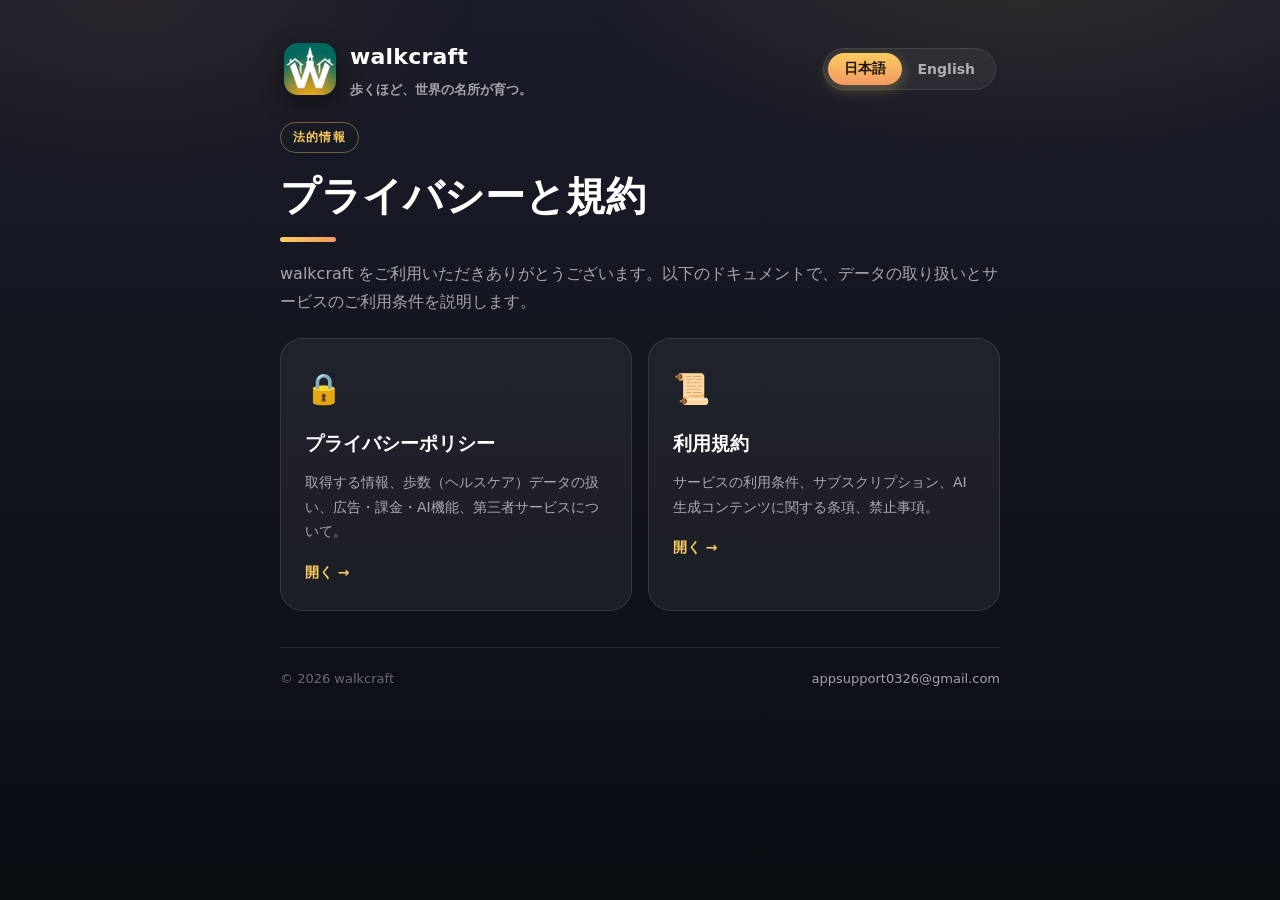
<file: index.html>
<!DOCTYPE html>
<html lang="ja">
<head>
  <meta charset="UTF-8" />
  <meta name="viewport" content="width=device-width, initial-scale=1.0" />
  <title>walkcraft — Legal / 法的情報</title>
  <meta name="description" content="walkcraft のプライバシーポリシーと利用規約 / Privacy Policy and Terms of Service for walkcraft." />
  <link rel="icon" type="image/png" href="assets/icon.png" />
  <link rel="apple-touch-icon" href="assets/icon.png" />
  <link rel="stylesheet" href="assets/style.css" />
</head>
<body>
  <script>(function(){try{var l=localStorage.getItem('walkcraftLang')==='en'?'en':'ja';document.body.classList.add('lang-'+l);}catch(e){document.body.classList.add('lang-ja');}})();</script>

  <div class="wrap">
    <header class="site-header">
      <a class="brand" href="index.html">
        <img src="assets/icon.png" alt="walkcraft" />
        <span>
          <span class="name">walkcraft</span>
          <span class="sub"><span class="ja">歩くほど、世界の名所が育つ。</span><span class="en">The more you walk, the more world landmarks grow.</span></span>
        </span>
      </a>
      <div class="lang-toggle" role="group" aria-label="Language">
        <button data-lang="ja" type="button">日本語</button>
        <button data-lang="en" type="button">English</button>
      </div>
    </header>

    <span class="badge"><span class="ja">法的情報</span><span class="en">Legal</span></span>
    <h1 class="page-title">
      <span class="ja">プライバシーと規約</span><span class="en">Privacy &amp; Terms</span>
      <span class="accent-bar"></span>
    </h1>
    <p class="lead">
      <span class="ja">walkcraft をご利用いただきありがとうございます。以下のドキュメントで、データの取り扱いとサービスのご利用条件を説明します。</span>
      <span class="en">Thank you for using walkcraft. The documents below explain how we handle your data and the conditions for using the service.</span>
    </p>

    <div class="doc-grid">
      <a class="doc-link" href="privacy.html">
        <div class="doc-emoji">🔒</div>
        <h2><span class="ja">プライバシーポリシー</span><span class="en">Privacy Policy</span></h2>
        <p>
          <span class="ja">取得する情報、歩数（ヘルスケア）データの扱い、広告・課金・AI機能、第三者サービスについて。</span>
          <span class="en">What we collect, how step (Health) data is handled, ads, purchases, AI features, and third-party services.</span>
        </p>
        <span class="go"><span class="ja">開く →</span><span class="en">Open →</span></span>
      </a>
      <a class="doc-link" href="terms.html">
        <div class="doc-emoji">📜</div>
        <h2><span class="ja">利用規約</span><span class="en">Terms of Service</span></h2>
        <p>
          <span class="ja">サービスの利用条件、サブスクリプション、AI生成コンテンツに関する条項、禁止事項。</span>
          <span class="en">Conditions of use, subscriptions, AI-generated content terms, and prohibited conduct.</span>
        </p>
        <span class="go"><span class="ja">開く →</span><span class="en">Open →</span></span>
      </a>
    </div>

    <footer class="site-footer">
      <span>© <span data-year>2026</span> walkcraft</span>
      <span><a href="mailto:appsupport0326@gmail.com">appsupport0326@gmail.com</a></span>
    </footer>
  </div>

  <script src="assets/lang.js"></script>
</body>
</html>
</file>
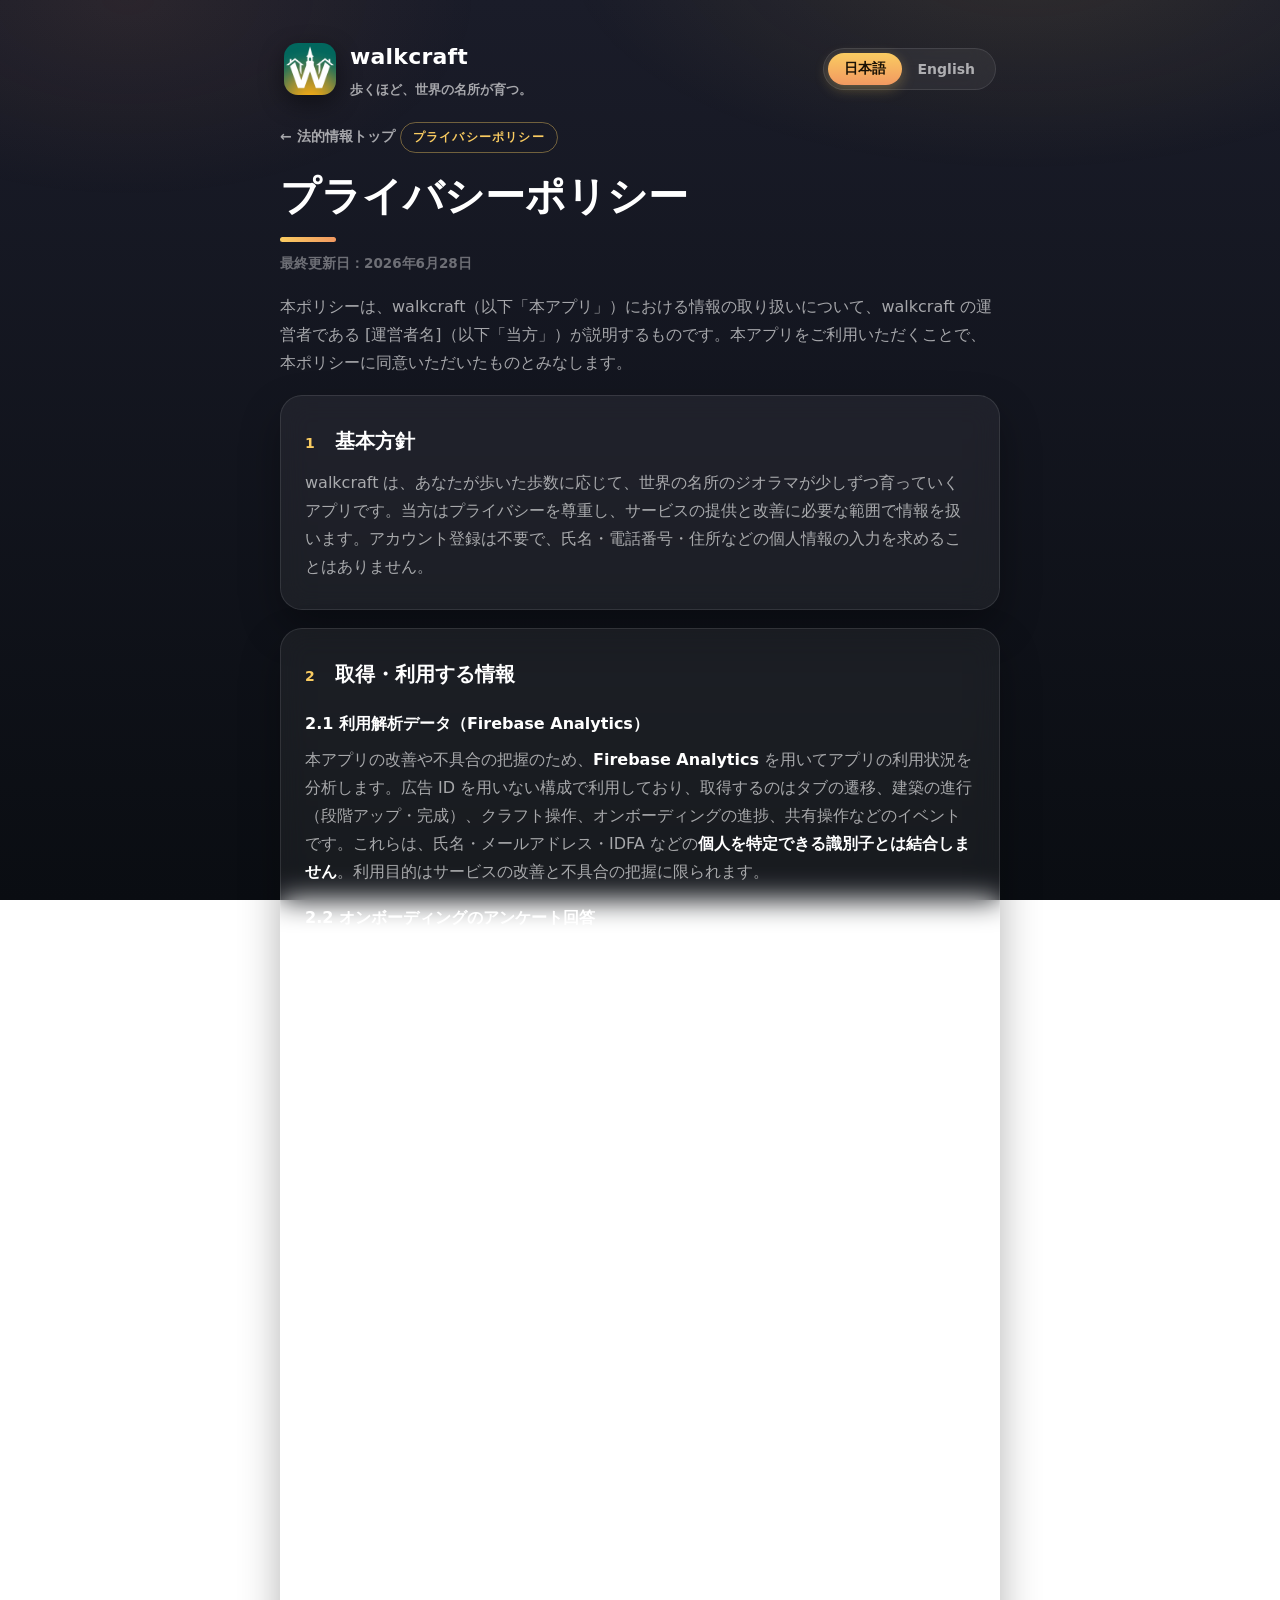
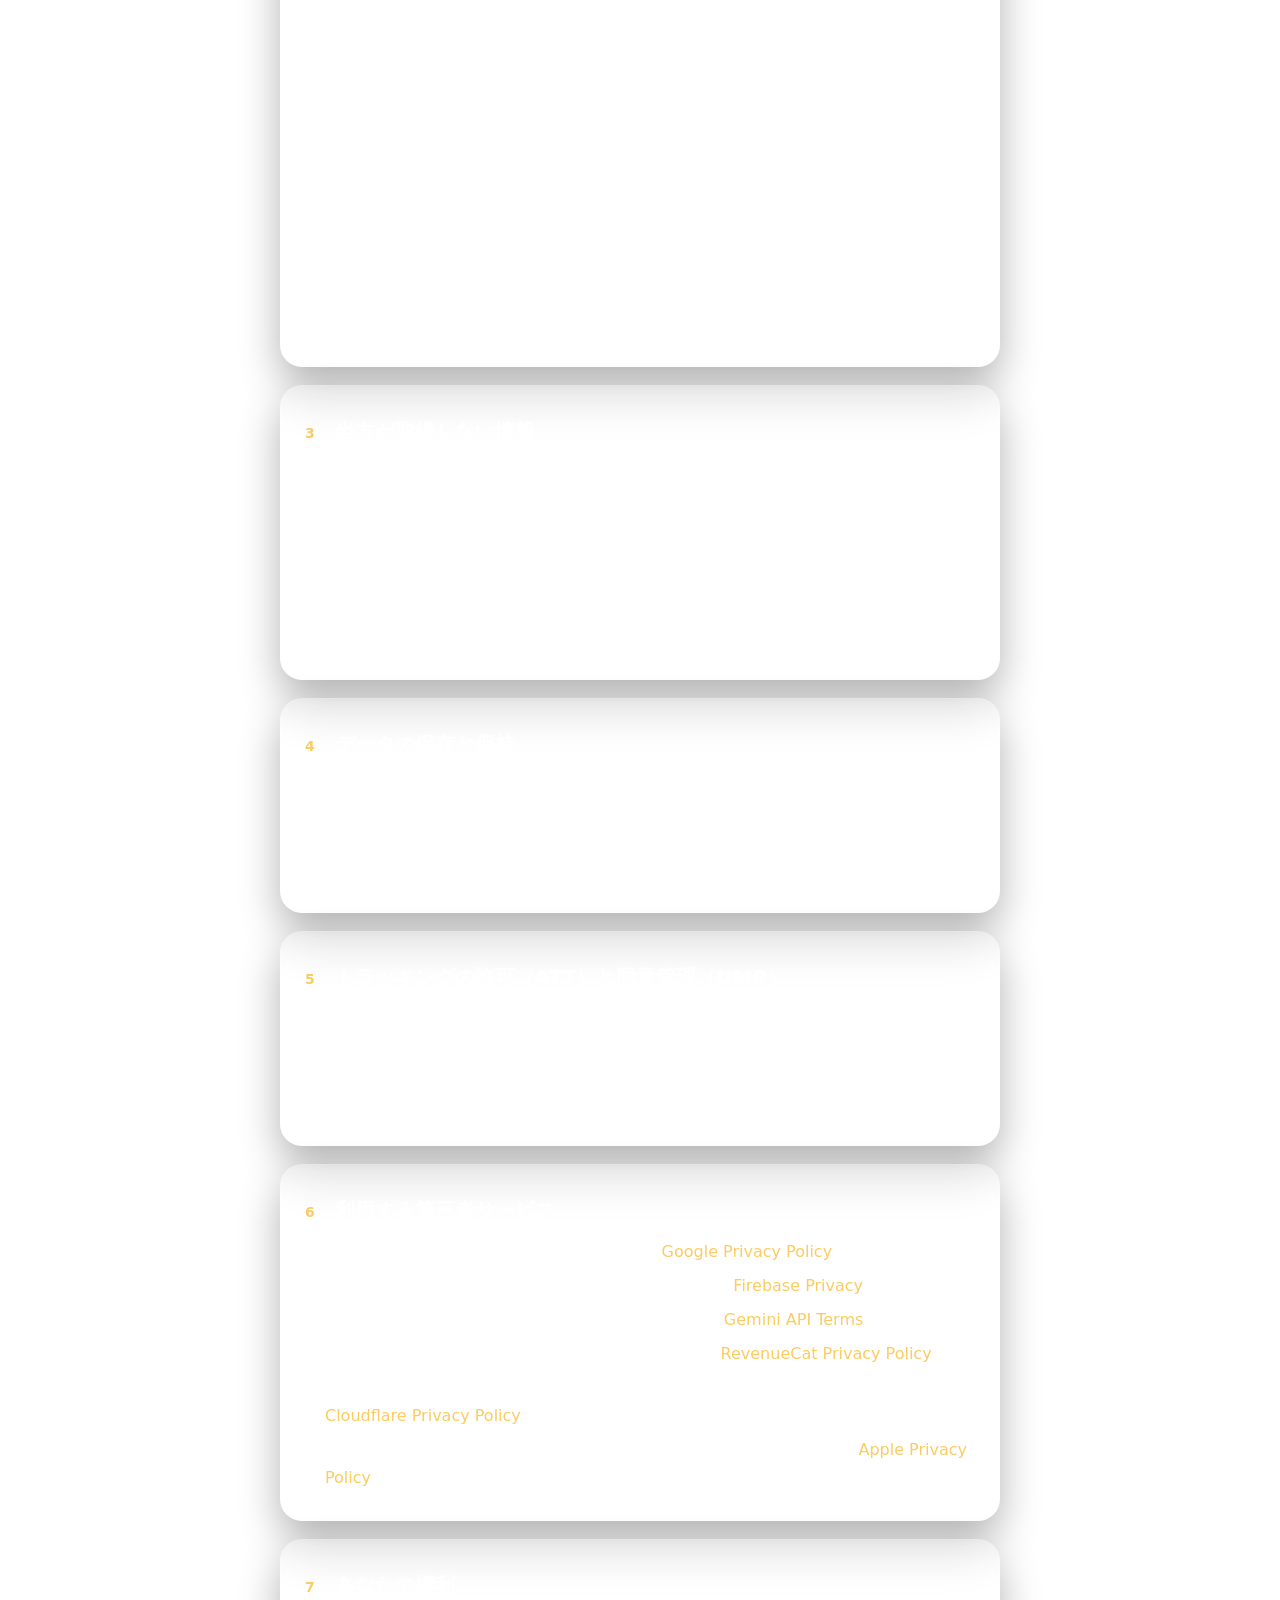
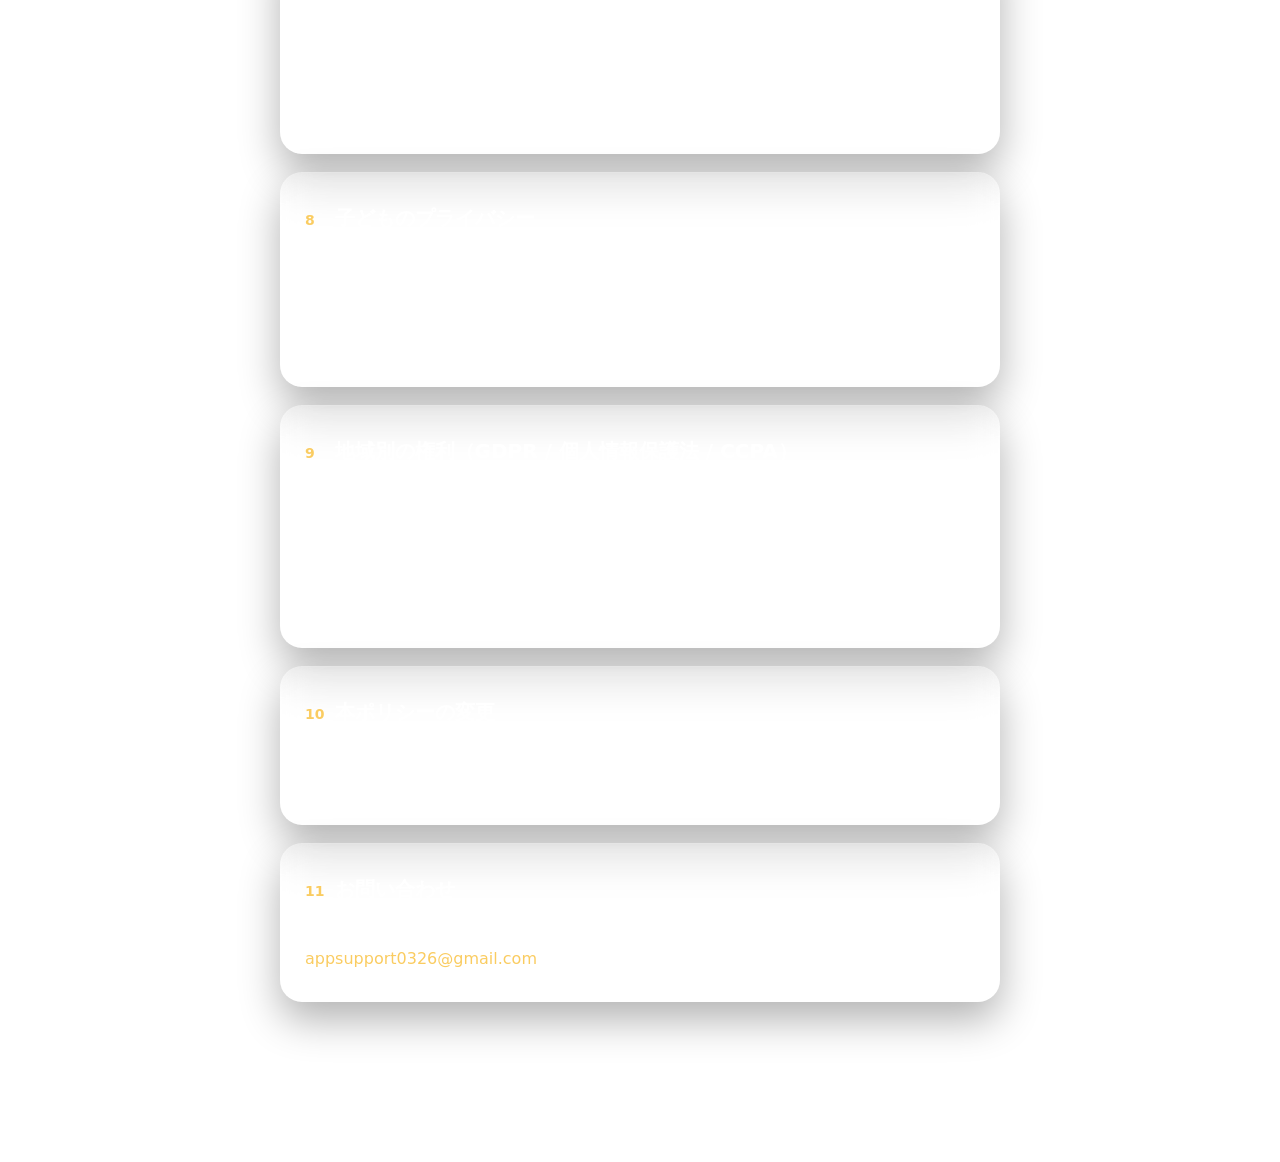
<file: privacy.html>
<!DOCTYPE html>
<html lang="ja">
<head>
  <meta charset="UTF-8" />
  <meta name="viewport" content="width=device-width, initial-scale=1.0" />
  <title>walkcraft — プライバシーポリシー / Privacy Policy</title>
  <meta name="description" content="walkcraft のプライバシーポリシー / Privacy Policy for walkcraft." />
  <link rel="icon" type="image/png" href="assets/icon.png" />
  <link rel="apple-touch-icon" href="assets/icon.png" />
  <link rel="stylesheet" href="assets/style.css" />
</head>
<body>
  <script>(function(){try{var l=localStorage.getItem('walkcraftLang')==='en'?'en':'ja';document.body.classList.add('lang-'+l);}catch(e){document.body.classList.add('lang-ja');}})();</script>

  <div class="wrap">
    <header class="site-header">
      <a class="brand" href="index.html">
        <img src="assets/icon.png" alt="walkcraft" />
        <span>
          <span class="name">walkcraft</span>
          <span class="sub"><span class="ja">歩くほど、世界の名所が育つ。</span><span class="en">The more you walk, the more world landmarks grow.</span></span>
        </span>
      </a>
      <div class="lang-toggle" role="group" aria-label="Language">
        <button data-lang="ja" type="button">日本語</button>
        <button data-lang="en" type="button">English</button>
      </div>
    </header>

    <a class="backlink" href="index.html">← <span class="ja">法的情報トップ</span><span class="en">Legal home</span></a>

    <span class="badge"><span class="ja">プライバシーポリシー</span><span class="en">Privacy Policy</span></span>
    <h1 class="page-title">
      <span class="ja">プライバシーポリシー</span><span class="en">Privacy Policy</span>
      <span class="accent-bar"></span>
    </h1>
    <p class="meta">
      <span class="ja">最終更新日：2026年6月28日</span>
      <span class="en">Last updated: June 28, 2026</span>
    </p>
    <p class="lead">
      <span class="ja">本ポリシーは、walkcraft（以下「本アプリ」）における情報の取り扱いについて、walkcraft の運営者である [運営者名]（以下「当方」）が説明するものです。本アプリをご利用いただくことで、本ポリシーに同意いただいたものとみなします。</span>
      <span class="en">This Policy explains how [運営者名], the operator of walkcraft (“we,” “us”), handles information in the walkcraft app (the “App”). By using the App, you agree to this Policy.</span>
    </p>

    <!-- 1. 基本方針 -->
    <section class="card">
      <h2><span class="num">1</span><span class="ja">基本方針</span><span class="en">Our Approach</span></h2>
      <p>
        <span class="ja">walkcraft は、あなたが歩いた歩数に応じて、世界の名所のジオラマが少しずつ育っていくアプリです。当方はプライバシーを尊重し、サービスの提供と改善に必要な範囲で情報を扱います。アカウント登録は不要で、氏名・電話番号・住所などの個人情報の入力を求めることはありません。</span>
        <span class="en">walkcraft is an app in which dioramas of the world’s landmarks gradually grow as you walk. We respect your privacy and handle information only to the extent necessary to provide and improve the service. No account is required, and we do not ask you to enter personal details such as your name, phone number, or address.</span>
      </p>
    </section>

    <!-- 2. 取得・利用する情報 -->
    <section class="card">
      <h2><span class="num">2</span><span class="ja">取得・利用する情報</span><span class="en">Information We Collect &amp; Use</span></h2>

      <h3><span class="ja">2.1 利用解析データ（Firebase Analytics）</span><span class="en">2.1 Usage analytics (Firebase Analytics)</span></h3>
      <p>
        <span class="ja">本アプリの改善や不具合の把握のため、<strong>Firebase Analytics</strong> を用いてアプリの利用状況を分析します。広告 ID を用いない構成で利用しており、取得するのはタブの遷移、建築の進行（段階アップ・完成）、クラフト操作、オンボーディングの進捗、共有操作などのイベントです。これらは、氏名・メールアドレス・IDFA などの<strong>個人を特定できる識別子とは結合しません</strong>。利用目的はサービスの改善と不具合の把握に限られます。</span>
        <span class="en">To improve the App and identify issues, we analyze app usage with <strong>Firebase Analytics</strong>, configured not to use advertising IDs. We collect events such as tab navigation, building progress (stage-ups and completion), craft operations, onboarding progress, and sharing actions. These are <strong>not combined with personally identifying identifiers</strong> such as your name, email address, or IDFA. We use them solely to improve the service and understand issues.</span>
      </p>

      <h3><span class="ja">2.2 オンボーディングのアンケート回答</span><span class="en">2.2 Onboarding survey responses</span></h3>
      <p>
        <span class="ja">初回のオンボーディングで、利用のきっかけ（取得チャネル）・年齢層・性別をお尋ねする場合があります。回答は<strong>任意</strong>です。回答は端末内に保存され、利用傾向を把握するための解析属性として利用します。</span>
        <span class="en">During the initial onboarding, we may ask how you found the App (acquisition channel), your age range, and your gender. Answering is <strong>optional</strong>. Responses are stored on your device and used as analytics attributes to understand usage trends.</span>
      </p>

      <h3><span class="ja">2.3 ヘルスケア（HealthKit）の歩数データ</span><span class="en">2.3 Health (HealthKit) step data</span></h3>
      <p>
        <span class="ja">名所のジオラマを育てる進行のために、本アプリは Apple の「ヘルスケア（HealthKit）」から<strong>歩数を読み取り専用で取得</strong>します。歩数データの<strong>書き込みは一切行いません</strong>。取得した歩数データは<strong>お使いの端末内でのみ処理・保存</strong>され、<strong>当方のサーバーには送信しません</strong>。利用者は、設定アプリまたはヘルスケアアプリから、いつでも本アプリへのアクセス許可を取り消すことができます。</span>
        <span class="en">To advance the growth of landmark dioramas, the App reads your <strong>step count from Apple Health (HealthKit) on a read-only basis</strong>. We <strong>never write</strong> any health data. The step data we read is <strong>processed and stored only on your device</strong> and is <strong>not sent to our servers</strong>. You can revoke the App’s access at any time from the Settings app or the Health app.</span>
      </p>

      <h3><span class="ja">2.4 広告関連データ（Google AdMob）</span><span class="en">2.4 Advertising data (Google AdMob)</span></h3>
      <p>
        <span class="ja">本アプリは <strong>Google AdMob</strong> による広告を表示する場合があります。広告は主に、<strong>コレクション</strong>などアプリ内のコンテンツに溶け込む形で表示される「<strong>ネイティブ広告</strong>」です。App Tracking Transparency（ATT）で<strong>トラッキングを許可いただいた場合のみ</strong>、IDFA（広告識別子）等を用いてパーソナライズ広告が配信されます。許可いただかない場合は、IDFA を用いない<strong>非パーソナライズ広告</strong>が配信されます。広告配信にあたっては、IP アドレス、広告 ID、デバイス情報、広告の表示・操作に関する情報などが扱われ、広告効果の計測には Apple の <strong>SKAdNetwork</strong>（個人を特定しない集計ベースの計測）を利用します。これらのデータは、Google により<strong>米国を含む国外で処理</strong>される場合があります。<strong>Premium に加入中は広告は表示されません。</strong></span>
        <span class="en">The App may display ads via <strong>Google AdMob</strong>. Ads are primarily <strong>native ads</strong> that blend into in-app content such as your <strong>Collection</strong>. Personalized ads using the IDFA (advertising identifier) and similar identifiers are delivered <strong>only if you grant tracking permission</strong> via App Tracking Transparency (ATT). If you do not grant permission, <strong>non-personalized ads</strong> that do not use the IDFA are delivered. Ad delivery may involve information such as your IP address, advertising ID, device information, and ad impression/interaction data, and we use Apple’s <strong>SKAdNetwork</strong> (privacy-preserving, aggregate measurement) to measure ad performance. This data may be <strong>processed by Google outside your country, including in the United States</strong>. <strong>No ads are shown while you have an active Premium subscription.</strong></span>
      </p>

      <h3><span class="ja">2.5 購入・サブスクリプション情報（RevenueCat / Apple App Store）</span><span class="en">2.5 Purchase &amp; subscription information (RevenueCat / Apple App Store)</span></h3>
      <p>
        <span class="ja">サブスクリプションや消耗型アイテム（クラフトチケット）の購入・復元の状態を管理するため、<strong>RevenueCat</strong> および <strong>Apple App Store</strong> を利用します。決済は Apple が処理し、クレジットカード番号などの決済情報を当方が取得することはありません。</span>
        <span class="en">We use <strong>RevenueCat</strong> and the <strong>Apple App Store</strong> to manage the purchase and restoration status of subscriptions and consumable items (craft tickets). Payments are processed by Apple; we do not receive payment details such as your credit card number.</span>
      </p>

      <h3><span class="ja">2.6 クラフト生成のための入力テキスト</span><span class="en">2.6 Input text for craft generation</span></h3>
      <p>
        <span class="ja">クラフト機能では、あなたが入力した<strong>建物のテーマ・スタイル</strong>を、当方が運用する中継サーバー（<strong>Cloudflare Workers</strong>）を経由して <strong>Google の生成 AI「Gemini API」</strong>へ送信し、画像を生成します。生成された画像はお使いの<strong>端末内に保存</strong>されます。氏名などの個人情報を送信することはありません。</span>
        <span class="en">In the craft feature, the <strong>building theme and style</strong> you enter are sent through a relay server we operate (<strong>Cloudflare Workers</strong>) to <strong>Google’s generative AI, the Gemini API</strong>, to generate an image. The generated image is stored <strong>on your device</strong>. No personal information such as your name is sent.</span>
      </p>

      <h3><span class="ja">2.7 通知</span><span class="en">2.7 Notifications</span></h3>
      <p>
        <span class="ja">クラフト完了のお知らせなど、<strong>端末内で完結するローカル通知</strong>のみを利用します。リモート通知用のトークンを取得することはありません。</span>
        <span class="en">We use only <strong>local notifications that stay on your device</strong>, such as a notice when a craft is complete. We do not obtain remote notification tokens.</span>
      </p>
    </section>

    <!-- 3. 取得しない情報 -->
    <section class="card">
      <h2><span class="num">3</span><span class="ja">当方が取得しない情報</span><span class="en">Information We Do Not Collect</span></h2>
      <ul>
        <li><span class="ja">位置情報（GPS）。</span><span class="en">Location data (GPS).</span></li>
        <li><span class="ja">連絡先。</span><span class="en">Contacts.</span></li>
        <li><span class="ja">カメラ・マイク。</span><span class="en">Camera and microphone.</span></li>
        <li><span class="ja">写真ライブラリ。</span><span class="en">Your photo library.</span></li>
        <li><span class="ja">歩数以外の健康データ（心拍・睡眠など）。本アプリが取得するヘルスケア情報は<strong>歩数のみ</strong>です。</span><span class="en">Health data other than step count (such as heart rate or sleep). The only health information the App reads is your <strong>step count</strong>.</span></li>
      </ul>
    </section>

    <!-- 4. データの保存と保持 -->
    <section class="card">
      <h2><span class="num">4</span><span class="ja">データの保存と保持</span><span class="en">Storage &amp; Retention</span></h2>
      <p>
        <span class="ja">建築の進行状況、コレクション、歩数の処理結果、アンケート回答、生成された画像は、<strong>原則としてお使いの端末内にのみ</strong>保存されます。これらは当方のサーバーへは同期されません。本アプリを削除するか端末を初期化すると、これらの端末内データは消去されます。第三者サービス側でのデータ保持については、各社のポリシーに従います。</span>
        <span class="en">Building progress, your collection, the results of step processing, survey responses, and generated images are stored <strong>only on your device in principle</strong>. They are not synced to our servers. Deleting the App or resetting your device erases this on-device data. Retention by third-party services is governed by their respective policies.</span>
      </p>
    </section>

    <!-- 5. ATT / UMP -->
    <section class="card">
      <h2><span class="num">5</span><span class="ja">トラッキングの許可（ATT）と同意管理（UMP）</span><span class="en">App Tracking Transparency (ATT) &amp; Consent (UMP)</span></h2>
      <p>
        <span class="ja">本アプリは、Apple の <strong>App Tracking Transparency（ATT）</strong>の枠組みに従い、トラッキングを行う前にあなたの許可を求めます。許可・不許可はいつでも端末の「設定」から変更できます。また、Google の <strong>User Messaging Platform（UMP）</strong>を用いて、広告に関する同意（地域により必要な場合）を取得・管理することがあります。</span>
        <span class="en">In accordance with Apple’s <strong>App Tracking Transparency (ATT)</strong> framework, the App asks for your permission before tracking. You can change your choice at any time in your device Settings. We may also use Google’s <strong>User Messaging Platform (UMP)</strong> to obtain and manage advertising consent where required by your region.</span>
      </p>
    </section>

    <!-- 6. 第三者サービス -->
    <section class="card">
      <h2><span class="num">6</span><span class="ja">利用する第三者サービス</span><span class="en">Third-Party Services</span></h2>
      <ul>
        <li>
          <strong>Google (AdMob)</strong> —
          <span class="ja">アプリ内の広告配信。</span><span class="en">In-app advertising.</span>
          <a href="https://policies.google.com/privacy" target="_blank" rel="noopener">Google Privacy Policy</a>
        </li>
        <li>
          <strong>Google (Firebase Analytics)</strong> —
          <span class="ja">利用状況の解析。</span><span class="en">Usage analytics.</span>
          <a href="https://firebase.google.com/support/privacy" target="_blank" rel="noopener">Firebase Privacy</a>
        </li>
        <li>
          <strong>Google (Gemini API)</strong> —
          <span class="ja">クラフトの AI 画像生成。</span><span class="en">AI image generation for crafts.</span>
          <a href="https://ai.google.dev/gemini-api/terms" target="_blank" rel="noopener">Gemini API Terms</a>
        </li>
        <li>
          <strong>RevenueCat</strong> —
          <span class="ja">購入・サブスクリプションの管理。</span><span class="en">Purchase and subscription management.</span>
          <a href="https://www.revenuecat.com/privacy/" target="_blank" rel="noopener">RevenueCat Privacy Policy</a>
        </li>
        <li>
          <strong>Cloudflare</strong> —
          <span class="ja">リクエストを中継する当方のサーバー基盤および一時的な処理。</span><span class="en">Our relay server infrastructure and temporary processing.</span>
          <a href="https://www.cloudflare.com/privacypolicy/" target="_blank" rel="noopener">Cloudflare Privacy Policy</a>
        </li>
        <li>
          <strong>Apple</strong> —
          <span class="ja">App Store の決済処理、HealthKit による端末内の歩数提供。</span><span class="en">App Store payment processing and on-device step data via HealthKit.</span>
          <a href="https://www.apple.com/legal/privacy/" target="_blank" rel="noopener">Apple Privacy Policy</a>
        </li>
      </ul>
    </section>

    <!-- 7. あなたの権利 -->
    <section class="card">
      <h2><span class="num">7</span><span class="ja">あなたの権利</span><span class="en">Your Rights</span></h2>
      <p>
        <span class="ja">本アプリのデータは主に端末内に保持されるため、本アプリの削除によりデータを消去できます。ヘルスケアの歩数へのアクセスは、設定アプリまたはヘルスケアアプリからいつでも取り消せます。広告のトラッキングは ATT の設定から変更できます。その他、データの取り扱いに関するご質問・ご要望は、下記の連絡先までお問い合わせください。</span>
        <span class="en">Because the App’s data is held mainly on your device, you can erase it by deleting the App. You can revoke access to your Health step data at any time from the Settings app or the Health app, and change ad tracking via your ATT settings. For any other questions or requests regarding your data, please contact us at the address below.</span>
      </p>
    </section>

    <!-- 8. 子どものプライバシー -->
    <section class="card">
      <h2><span class="num">8</span><span class="ja">子どものプライバシー</span><span class="en">Children’s Privacy</span></h2>
      <p>
        <span class="ja">本アプリは<strong>13 歳未満の方を対象としていません</strong>。当方は、13 歳未満の方から意図的に個人情報を取得することはありません。保護者の方は、お子様による本アプリ（特に AI 機能や課金）の利用を管理・監督してください。お子様の情報が誤って処理されたと思われる場合は、下記の連絡先までお問い合わせください。</span>
        <span class="en">The App is <strong>not directed to children under 13</strong>. We do not knowingly collect personal information from children under 13. Parents and guardians should supervise children’s use of the App, especially AI features and purchases. If you believe a child’s information has been processed inadvertently, please contact us at the address below.</span>
      </p>
    </section>

    <!-- 9. 地域別の権利 -->
    <section class="card">
      <h2><span class="num">9</span><span class="ja">地域別の権利（GDPR / 個人情報保護法 / CCPA）</span><span class="en">Regional Rights (GDPR / APPI / CCPA)</span></h2>
      <p>
        <span class="ja">お住まいの地域によっては、適用される法令（EU/英国の <strong>GDPR</strong>、日本の<strong>個人情報保護法</strong>、カリフォルニア州の <strong>CCPA/CPRA</strong> など）に基づき、ご自身のデータへのアクセス・訂正・削除・処理の制限・異議申立て、データポータビリティなどの権利を有する場合があります。当方は<strong>個人情報を販売しません</strong>。これらの権利の行使をご希望の場合は、下記の連絡先までお問い合わせください。</span>
        <span class="en">Depending on where you live, applicable laws (such as the EU/UK <strong>GDPR</strong>, Japan’s <strong>Act on the Protection of Personal Information</strong>, and California’s <strong>CCPA/CPRA</strong>) may give you rights to access, correct, delete, restrict, or object to the processing of your data, as well as data portability. We <strong>do not sell personal information</strong>. To exercise these rights, please contact us at the address below.</span>
      </p>
    </section>

    <!-- 10. 変更 -->
    <section class="card">
      <h2><span class="num">10</span><span class="ja">本ポリシーの変更</span><span class="en">Changes to This Policy</span></h2>
      <p>
        <span class="ja">当方は、法令の変更やサービスの改善に応じて本ポリシーを改定することがあります。重要な変更がある場合は、本ページ上で更新日を改めてお知らせします。</span>
        <span class="en">We may update this Policy in response to legal changes or service improvements. For material changes, we will update the date shown on this page.</span>
      </p>
    </section>

    <!-- 11. お問い合わせ -->
    <section class="card">
      <h2><span class="num">11</span><span class="ja">お問い合わせ</span><span class="en">Contact</span></h2>
      <p>
        <span class="ja">本ポリシーに関するお問い合わせは、walkcraft の運営者まで：</span>
        <span class="en">For questions about this Policy, contact the operator of walkcraft:</span>
        <a href="mailto:appsupport0326@gmail.com">appsupport0326@gmail.com</a>
      </p>
    </section>

    <footer class="site-footer">
      <span>© <span data-year>2026</span> walkcraft</span>
      <span><a href="terms.html"><span class="ja">利用規約</span><span class="en">Terms of Service</span></a></span>
    </footer>
  </div>

  <script src="assets/lang.js"></script>
</body>
</html>
</file>
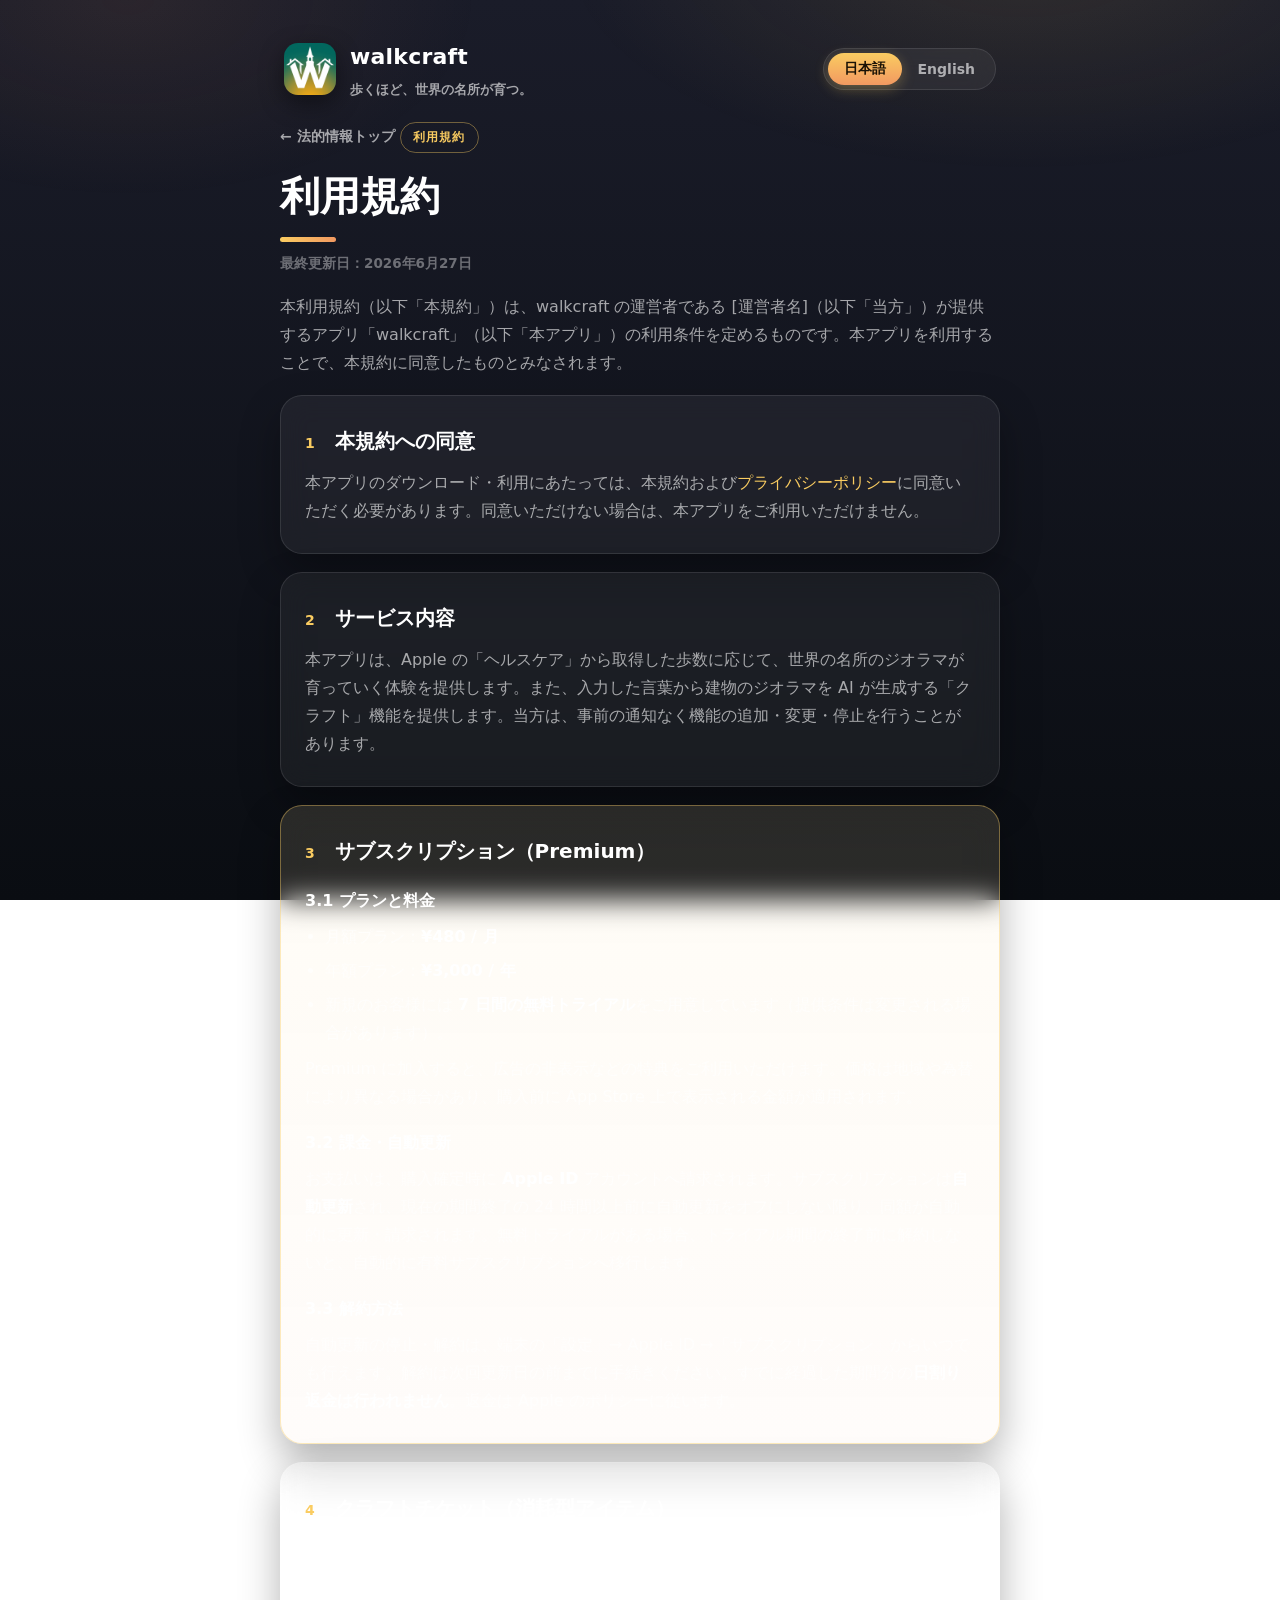
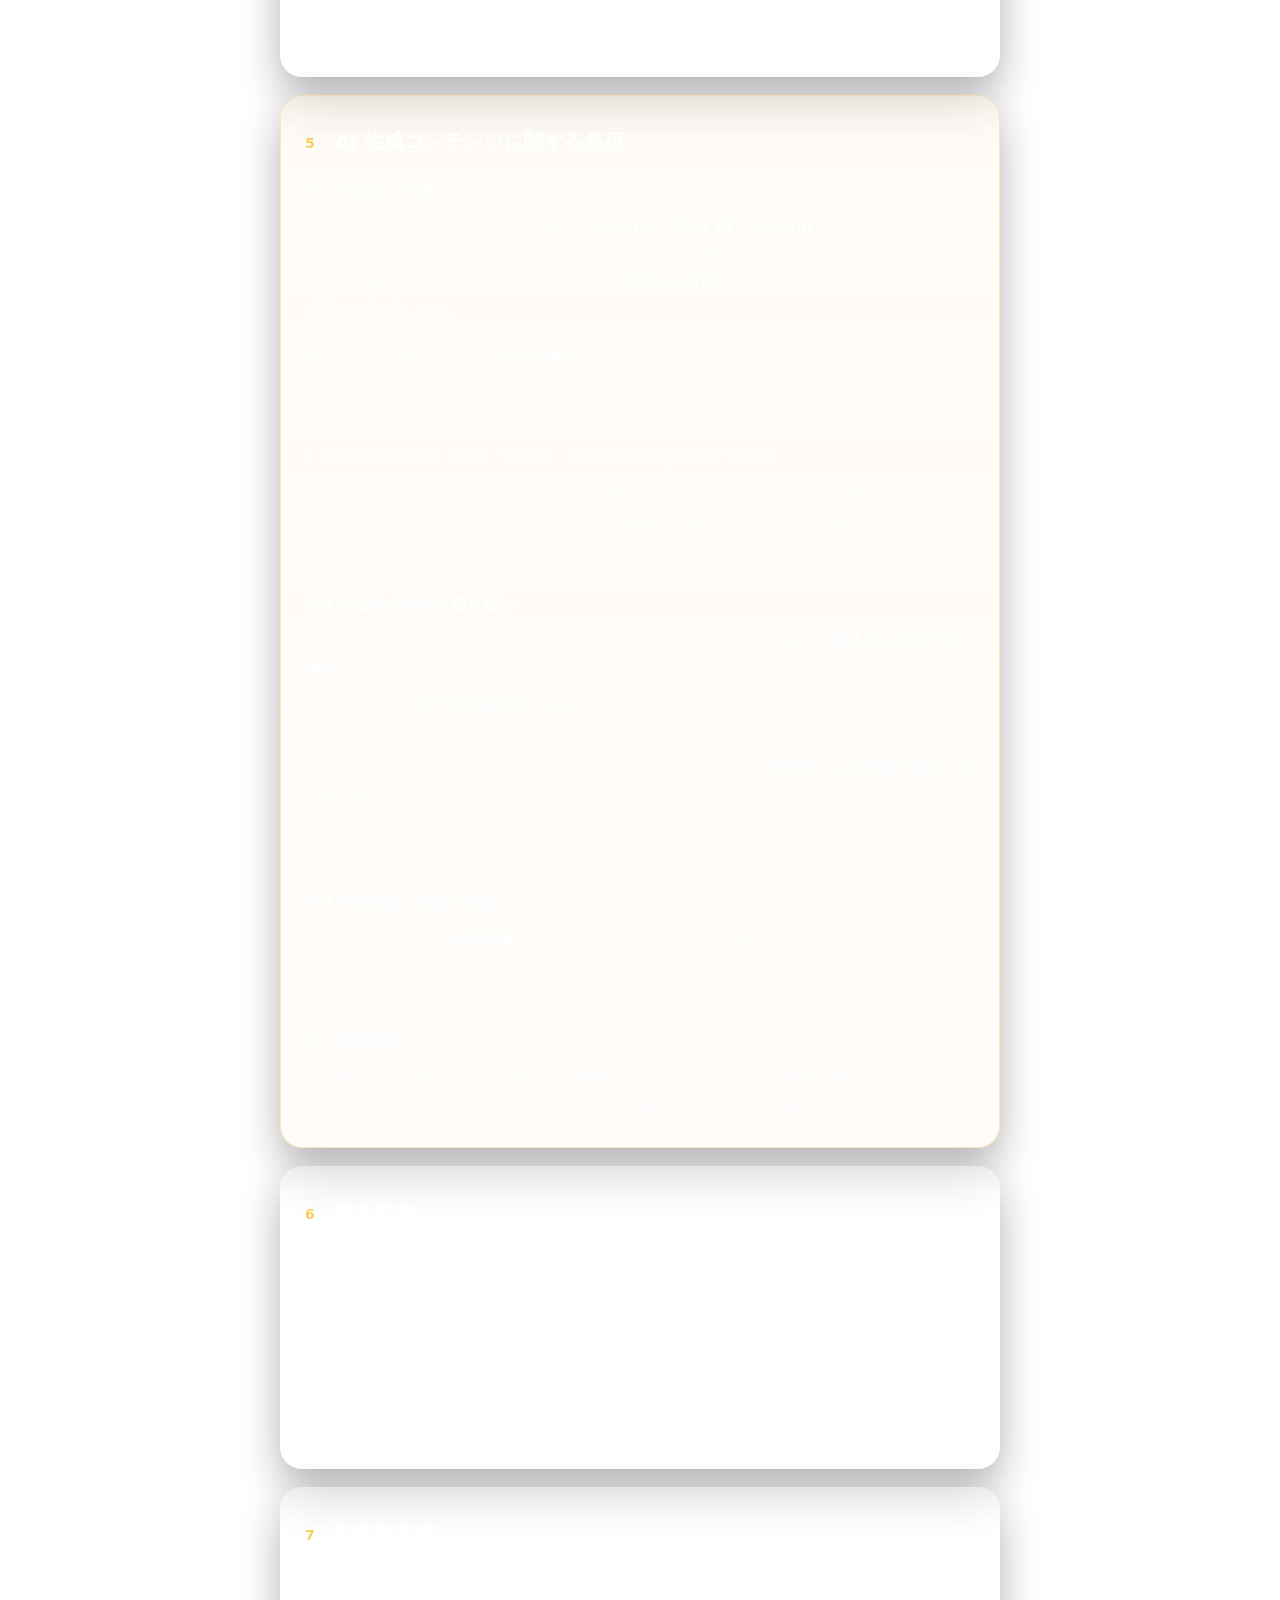
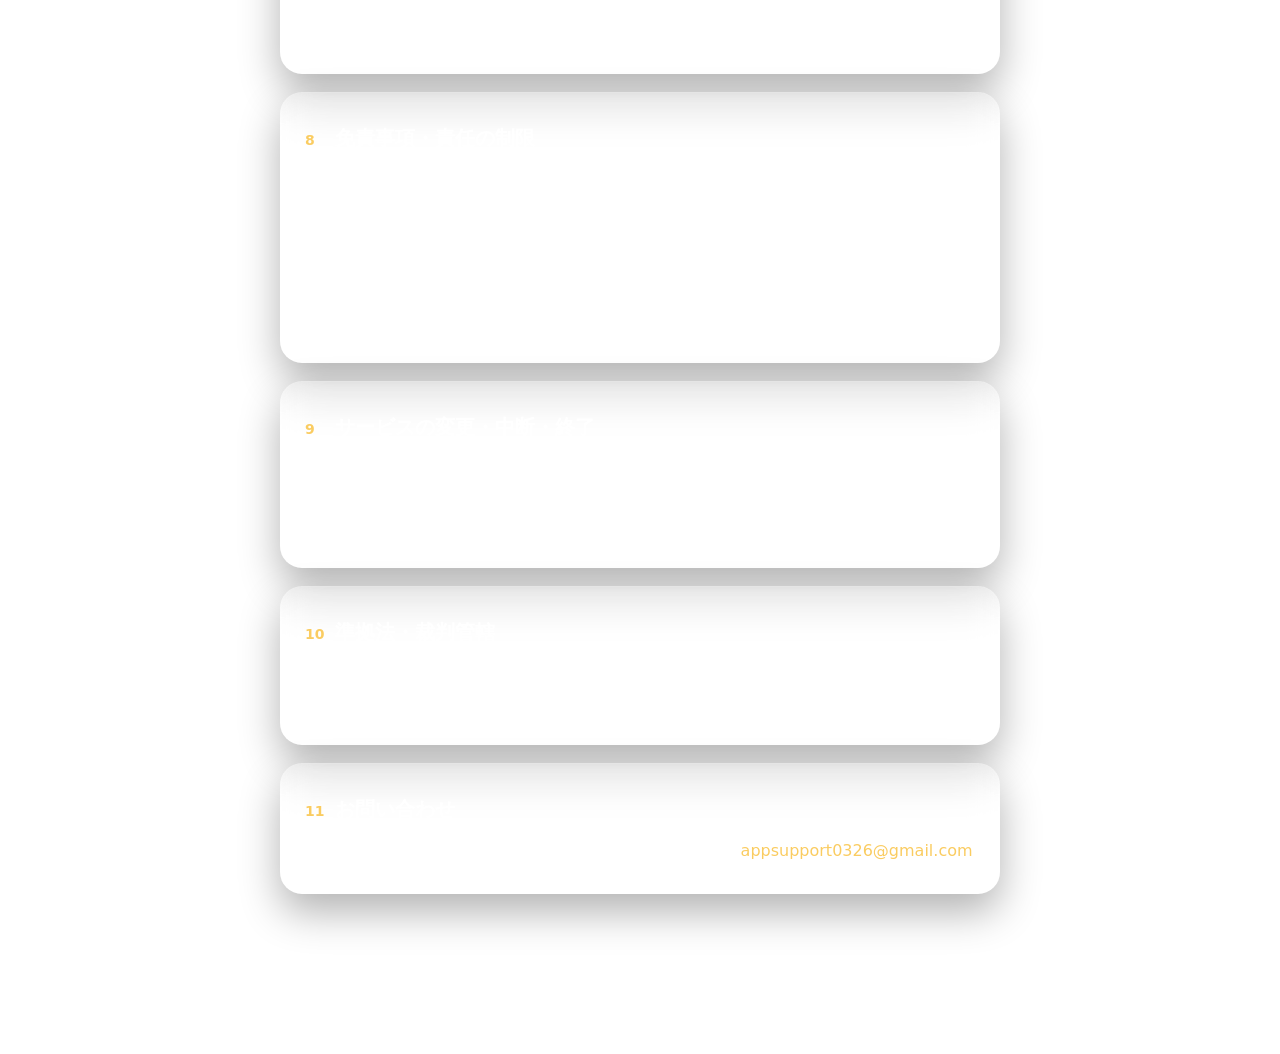
<file: terms.html>
<!DOCTYPE html>
<html lang="ja">
<head>
  <meta charset="UTF-8" />
  <meta name="viewport" content="width=device-width, initial-scale=1.0" />
  <title>walkcraft — 利用規約 / Terms of Service</title>
  <meta name="description" content="walkcraft の利用規約 / Terms of Service for walkcraft." />
  <link rel="icon" type="image/png" href="assets/icon.png" />
  <link rel="apple-touch-icon" href="assets/icon.png" />
  <link rel="stylesheet" href="assets/style.css" />
</head>
<body>
  <script>(function(){try{var l=localStorage.getItem('walkcraftLang')==='en'?'en':'ja';document.body.classList.add('lang-'+l);}catch(e){document.body.classList.add('lang-ja');}})();</script>

  <div class="wrap">
    <header class="site-header">
      <a class="brand" href="index.html">
        <img src="assets/icon.png" alt="walkcraft" />
        <span>
          <span class="name">walkcraft</span>
          <span class="sub"><span class="ja">歩くほど、世界の名所が育つ。</span><span class="en">The more you walk, the more world landmarks grow.</span></span>
        </span>
      </a>
      <div class="lang-toggle" role="group" aria-label="Language">
        <button data-lang="ja" type="button">日本語</button>
        <button data-lang="en" type="button">English</button>
      </div>
    </header>

    <a class="backlink" href="index.html">← <span class="ja">法的情報トップ</span><span class="en">Legal home</span></a>

    <span class="badge"><span class="ja">利用規約</span><span class="en">Terms of Service</span></span>
    <h1 class="page-title">
      <span class="ja">利用規約</span><span class="en">Terms of Service</span>
      <span class="accent-bar"></span>
    </h1>
    <p class="meta">
      <span class="ja">最終更新日：2026年6月27日</span>
      <span class="en">Last updated: June 27, 2026</span>
    </p>
    <p class="lead">
      <span class="ja">本利用規約（以下「本規約」）は、walkcraft の運営者である [運営者名]（以下「当方」）が提供するアプリ「walkcraft」（以下「本アプリ」）の利用条件を定めるものです。本アプリを利用することで、本規約に同意したものとみなされます。</span>
      <span class="en">These Terms of Service (the “Terms”) set out the conditions for using the walkcraft app (the “App”) provided by [運営者名], the operator of walkcraft (“we,” “us”). By using the App, you agree to these Terms.</span>
    </p>

    <!-- 1. 同意 -->
    <section class="card">
      <h2><span class="num">1</span><span class="ja">本規約への同意</span><span class="en">Acceptance of Terms</span></h2>
      <p>
        <span class="ja">本アプリのダウンロード・利用にあたっては、本規約および<a href="privacy.html"><span class="ja">プライバシーポリシー</span><span class="en">Privacy Policy</span></a>に同意いただく必要があります。同意いただけない場合は、本アプリをご利用いただけません。</span>
        <span class="en">To download and use the App, you must agree to these Terms and our <a href="privacy.html">Privacy Policy</a>. If you do not agree, please do not use the App.</span>
      </p>
    </section>

    <!-- 2. サービス内容 -->
    <section class="card">
      <h2><span class="num">2</span><span class="ja">サービス内容</span><span class="en">The Service</span></h2>
      <p>
        <span class="ja">本アプリは、Apple の「ヘルスケア」から取得した歩数に応じて、世界の名所のジオラマが育っていく体験を提供します。また、入力した言葉から建物のジオラマを AI が生成する「クラフト」機能を提供します。当方は、事前の通知なく機能の追加・変更・停止を行うことがあります。</span>
        <span class="en">The App offers an experience in which dioramas of the world’s landmarks grow according to the step count read from Apple Health. It also provides a “Craft” feature that uses AI to generate building dioramas from the words you enter. We may add, change, or discontinue features without prior notice.</span>
      </p>
    </section>

    <!-- 3. サブスクリプション -->
    <section class="card highlight">
      <h2><span class="num">3</span><span class="ja">サブスクリプション（Premium）</span><span class="en">Subscriptions (Premium)</span></h2>

      <h3><span class="ja">3.1 プランと料金</span><span class="en">3.1 Plans &amp; pricing</span></h3>
      <ul>
        <li><span class="ja">月額プラン：<strong>¥480 / 月</strong></span><span class="en">Monthly plan: <strong>¥480 / month</strong></span></li>
        <li><span class="ja">年額プラン：<strong>¥3,000 / 年</strong></span><span class="en">Annual plan: <strong>¥3,000 / year</strong></span></li>
        <li><span class="ja">新規のお客様には <strong>7 日間の無料トライアル</strong>をご用意しています（提供条件は変更される場合があります）。</span><span class="en">A <strong>7-day free trial</strong> is available for new customers (terms may change).</span></li>
      </ul>
      <p>
        <span class="ja">Premium に加入すると、広告の非表示などの特典をご利用いただけます。価格は地域や為替により異なる場合があり、購入前に App Store 上で表示される金額が適用されます。</span>
        <span class="en">A Premium subscription unlocks benefits such as ad-free use. Prices may vary by region and exchange rate; the amount shown in the App Store at the time of purchase applies.</span>
      </p>

      <h3><span class="ja">3.2 課金・自動更新</span><span class="en">3.2 Billing &amp; auto-renewal</span></h3>
      <p>
        <span class="ja">お支払いは、購入確定時に <strong>Apple ID</strong> アカウントへ請求されます。サブスクリプションは<strong>自動更新</strong>され、現在の期間終了の 24 時間以上前に自動更新をオフにしない限り、同額が自動的に更新・請求されます。無料トライアルがある場合、トライアル期間の終了前に解約しないと、自動的に有料サブスクリプションへ移行します。</span>
        <span class="en">Payment is charged to your <strong>Apple ID</strong> account upon confirmation of purchase. Subscriptions <strong>auto-renew</strong>, and the same amount will be renewed and charged automatically unless auto-renewal is turned off at least 24 hours before the end of the current period. If a free trial is offered, you will move to a paid subscription automatically unless you cancel before the trial ends.</span>
      </p>

      <h3><span class="ja">3.3 解約方法</span><span class="en">3.3 How to cancel</span></h3>
      <p>
        <span class="ja">自動更新の停止・解約は、端末の「設定」→ Apple ID →「サブスクリプション」からいつでも行えます。解約は次回更新日の前までに手続きください。すでに経過した期間分の<strong>日割り返金は行われません</strong>。返金は Apple のポリシーに従います。</span>
        <span class="en">You can stop auto-renewal or cancel at any time from your device <strong>Settings → Apple ID → Subscriptions</strong>. Please cancel before the next renewal date. <strong>No prorated refunds</strong> are provided for the portion already elapsed. Refunds are handled under Apple’s policies.</span>
      </p>
    </section>

    <!-- 4. クラフトチケット -->
    <section class="card">
      <h2><span class="num">4</span><span class="ja">クラフトチケット（消耗型アイテム）</span><span class="en">Craft Tickets (Consumable Items)</span></h2>
      <p>
        <span class="ja">AI による建物の生成には、アプリ内の<strong>クラフトチケット</strong>（消耗型アイテム）を消費します。チケットは App Store を通じて購入でき、付与数・消費条件は予告なく変更されることがあります。消費済みのチケットの払い戻しは、原則として行いません。返金は Apple のポリシーに従います。</span>
        <span class="en">Generating a building with AI consumes in-app <strong>craft tickets</strong> (consumable items). Tickets can be purchased through the App Store, and the amount granted and the conditions for use may change without notice. Used tickets are generally non-refundable. Refunds are handled under Apple’s policies.</span>
      </p>
    </section>

    <!-- 5. AI生成コンテンツ -->
    <section class="card highlight">
      <h2><span class="num">5</span><span class="ja">AI 生成コンテンツに関する条項</span><span class="en">AI-Generated Content</span></h2>

      <h3><span class="ja">5.1 仕組みと同意</span><span class="en">5.1 How it works &amp; consent</span></h3>
      <p>
        <span class="ja">「クラフト」機能で生成される画像は、<strong>Google の生成 AI「Gemini」</strong>によって作成されます。あなたが入力したテーマと選択したスタイルは、画像生成のために Google へ送信されます。本機能の利用には、この AI 処理への<strong>明示的な同意</strong>が必要です。同意はアプリ内で初回利用時に取得します。</span>
        <span class="en">Images created by the “Craft” feature are generated by <strong>Google’s generative AI, Gemini</strong>. The theme you enter and the style you select are sent to Google to generate images. Using this feature requires your <strong>explicit consent</strong> to this AI processing, obtained in-app before first use.</span>
      </p>

      <h3><span class="ja">5.2 入力（プロンプト）に対する責任</span><span class="en">5.2 Responsibility for your inputs</span></h3>
      <p><span class="ja">あなたが入力するテーマ・言葉について、あなたが全責任を負うものとします。以下に該当する入力を行ってはなりません。</span><span class="en">You are solely responsible for the themes and words you enter. You must not submit inputs that:</span></p>
      <ul>
        <li><span class="ja">第三者の著作権・商標・肖像権・その他の権利を侵害する内容。</span><span class="en">infringe the copyright, trademark, likeness, or other rights of third parties;</span></li>
        <li><span class="ja">実在の人物・著名なキャラクター・登録商標を不正に再現しようとする内容。</span><span class="en">attempt to reproduce real individuals, well-known characters, or registered trademarks without authorization;</span></li>
        <li><span class="ja">違法、暴力的、差別的、わいせつ、その他他者に有害・不快を与える内容。</span><span class="en">are illegal, violent, discriminatory, obscene, or otherwise harmful or offensive;</span></li>
        <li><span class="ja">虚偽の情報の生成や、他者を欺く目的での利用。</span><span class="en">are intended to generate misinformation or to deceive others.</span></li>
      </ul>

      <h3><span class="ja">5.3 生成物の権利と取り扱い</span><span class="en">5.3 Rights in outputs</span></h3>
      <p>
        <span class="ja">適用される法令の範囲内で、当方は、あなたが本アプリで生成した画像を<strong>個人的に利用する権利</strong>をあなたに付与します。ただし、次の点にご留意ください。</span>
        <span class="en">To the extent permitted by applicable law, we grant you the right to <strong>use the images you generate</strong> in the App. Please note the following:</span>
      </p>
      <ul>
        <li><span class="ja">AI 生成物は<strong>唯一性が保証されません</strong>。同一・類似のテーマから、他の利用者に対して似た、または同一の結果が生成される場合があります。</span><span class="en">AI outputs are <strong>not guaranteed to be unique</strong>. Similar or identical results may be generated for other users from the same or similar themes.</span></li>
        <li><span class="ja">純粋に AI によって生成されたコンテンツは、法域によっては<strong>著作権による保護が認められない</strong>場合があります。</span><span class="en">Purely AI-generated content may <strong>not be eligible for copyright protection</strong> in some jurisdictions.</span></li>
        <li><span class="ja">第三者（Google を含む）の規約が、生成物の利用にあたり別途適用される場合があります。</span><span class="en">Third-party terms (including Google’s) may also apply to your use of outputs.</span></li>
      </ul>

      <h3><span class="ja">5.4 現状有姿（保証の否認）</span><span class="en">5.4 Provided “as is”</span></h3>
      <p>
        <span class="ja">AI による生成結果は<strong>現状有姿</strong>で提供されます。当方は、生成物の正確性・適法性・特定目的への適合性・非侵害性について、いかなる保証も行いません。生成には数分かかる場合があり、必ず成功するとは限りません。</span>
        <span class="en">AI outputs are provided <strong>“as is.”</strong> We make no warranty as to the accuracy, legality, fitness for a particular purpose, or non-infringement of outputs. Generation may take several minutes and may not always succeed.</span>
      </p>

      <h3><span class="ja">5.5 商用利用</span><span class="en">5.5 Commercial use</span></h3>
      <p>
        <span class="ja">生成物を商用目的で利用する場合は、関連する法令および第三者の規約・権利を遵守する責任があなたにあります。商用利用の可否・安全性について当方は保証しません。</span>
        <span class="en">If you use outputs commercially, you are responsible for complying with applicable laws and any third-party terms and rights. We do not warrant the permissibility or safety of commercial use.</span>
      </p>
    </section>

    <!-- 6. 禁止行為 -->
    <section class="card">
      <h2><span class="num">6</span><span class="ja">禁止行為</span><span class="en">Prohibited Conduct</span></h2>
      <p><span class="ja">利用者は、次の行為を行ってはなりません。</span><span class="en">You must not:</span></p>
      <ul>
        <li><span class="ja">本アプリのリバースエンジニアリング、改変、不正アクセス。</span><span class="en">reverse engineer, modify, or gain unauthorized access to the App;</span></li>
        <li><span class="ja">歩数データを不正に改ざん・偽装して進行を不当に得る行為。</span><span class="en">tamper with or falsify step data to gain progress unfairly;</span></li>
        <li><span class="ja">サーバーに過度な負荷をかける行為、自動化による大量リクエスト。</span><span class="en">place excessive load on our servers or send automated bulk requests;</span></li>
        <li><span class="ja">本アプリを違法な目的、または他者の権利を侵害する目的で利用する行為。</span><span class="en">use the App for illegal purposes or to infringe the rights of others;</span></li>
        <li><span class="ja">本規約または適用される法令に違反する行為。</span><span class="en">violate these Terms or any applicable law.</span></li>
      </ul>
    </section>

    <!-- 7. 知的財産 -->
    <section class="card">
      <h2><span class="num">7</span><span class="ja">知的財産権</span><span class="en">Intellectual Property</span></h2>
      <p>
        <span class="ja">本アプリ、そのアイコン、デザイン、ロゴ、サンプル画像、その他の素材に関する知的財産権は、当方または正当な権利者に帰属します。本規約は、これらの権利をあなたに移転するものではありません。</span>
        <span class="en">Intellectual property rights in the App, its icon, design, logo, sample images, and other materials belong to us or the respective rights holders. These Terms do not transfer those rights to you.</span>
      </p>
    </section>

    <!-- 8. 免責 -->
    <section class="card">
      <h2><span class="num">8</span><span class="ja">免責事項・責任の制限</span><span class="en">Disclaimers &amp; Limitation of Liability</span></h2>
      <p>
        <span class="ja">本アプリは現状有姿で提供され、当方は本アプリが常に中断なく、エラーなく動作することを保証しません。歩数の計測精度は端末や Apple のヘルスケアに依存し、当方はその正確性を保証しません。本アプリは健康・医療を目的としたものではなく、運動・健康に関する判断は専門家にご相談ください。適用される法令で認められる最大限の範囲で、当方は、本アプリの利用または利用不能から生じるいかなる間接的・付随的・結果的損害についても責任を負いません。</span>
        <span class="en">The App is provided “as is,” and we do not warrant that it will operate uninterrupted or error-free. Step-counting accuracy depends on your device and Apple Health, and we do not guarantee its accuracy. The App is not intended for health or medical purposes; please consult a professional for decisions regarding exercise and health. To the maximum extent permitted by applicable law, we are not liable for any indirect, incidental, or consequential damages arising from your use of or inability to use the App.</span>
      </p>
    </section>

    <!-- 9. 変更・終了 -->
    <section class="card">
      <h2><span class="num">9</span><span class="ja">サービスの変更・中断・終了</span><span class="en">Changes, Suspension &amp; Termination</span></h2>
      <p>
        <span class="ja">当方は、本アプリおよび本規約を、必要に応じて変更・中断・終了することがあります。本規約の重要な変更は、本ページ上で更新日を改めることにより通知します。変更後に本アプリを継続して利用した場合、変更後の規約に同意したものとみなされます。</span>
        <span class="en">We may change, suspend, or terminate the App and these Terms as needed. Material changes to these Terms will be notified by updating the date on this page. Continued use of the App after changes constitutes acceptance of the revised Terms.</span>
      </p>
    </section>

    <!-- 10. 準拠法 -->
    <section class="card">
      <h2><span class="num">10</span><span class="ja">準拠法・裁判管轄</span><span class="en">Governing Law</span></h2>
      <p>
        <span class="ja">本規約は日本法に準拠して解釈されます。本アプリに関連して紛争が生じた場合は、当方の所在地を管轄する裁判所を第一審の専属的合意管轄裁判所とします。</span>
        <span class="en">These Terms are governed by and construed in accordance with the laws of Japan. Any disputes relating to the App shall be subject to the exclusive jurisdiction of the court having jurisdiction over our location as the court of first instance.</span>
      </p>
    </section>

    <!-- 11. お問い合わせ -->
    <section class="card">
      <h2><span class="num">11</span><span class="ja">お問い合わせ</span><span class="en">Contact</span></h2>
      <p>
        <span class="ja">本規約に関するお問い合わせは、walkcraft の運営者まで：</span>
        <span class="en">For questions about these Terms, contact the operator of walkcraft:</span>
        <a href="mailto:appsupport0326@gmail.com">appsupport0326@gmail.com</a>
      </p>
    </section>

    <footer class="site-footer">
      <span>© <span data-year>2026</span> walkcraft</span>
      <span><a href="privacy.html"><span class="ja">プライバシーポリシー</span><span class="en">Privacy Policy</span></a></span>
    </footer>
  </div>

  <script src="assets/lang.js"></script>
</body>
</html>
</file>
<file: assets/style.css>
/* walkcraft — Legal pages stylesheet
   Mirrors the in-app dark/amber worldview (Theme.swift). Self-contained, no external CDN. */

:root {
  --bg-top: #1A1C29;
  --bg-bottom: #0A0D12;
  --accent: #F29961;   /* 温かいアンバー */
  --gold: #FACC61;     /* ゴールド */
  --text-primary: #FFFFFF;
  --text-secondary: rgba(255, 255, 255, 0.62);
  --text-tertiary: rgba(255, 255, 255, 0.38);
  --card: rgba(255, 255, 255, 0.055);
  --card-strong: rgba(255, 255, 255, 0.08);
  --card-stroke: rgba(255, 255, 255, 0.10);
  --radius: 22px;
  --maxw: 760px;
  --font: -apple-system, BlinkMacSystemFont, "SF Pro Rounded", system-ui,
          "Hiragino Sans", "Hiragino Kaku Gothic ProN", "Yu Gothic",
          "Noto Sans JP", "Segoe UI", Roboto, sans-serif;
}

* { box-sizing: border-box; }

html, body { margin: 0; padding: 0; }

body {
  font-family: var(--font);
  color: var(--text-primary);
  background: linear-gradient(180deg, var(--bg-top) 0%, var(--bg-bottom) 100%);
  background-attachment: fixed;
  min-height: 100vh;
  line-height: 1.75;
  -webkit-font-smoothing: antialiased;
  text-rendering: optimizeLegibility;
}

/* Subtle warm glow accents behind the page */
body::before {
  content: "";
  position: fixed;
  inset: 0;
  pointer-events: none;
  background:
    radial-gradient(60vw 40vh at 80% -5%, rgba(250, 204, 97, 0.10), transparent 60%),
    radial-gradient(50vw 40vh at 10% 0%, rgba(242, 153, 97, 0.08), transparent 55%);
  z-index: 0;
}

.wrap {
  position: relative;
  z-index: 1;
  max-width: var(--maxw);
  margin: 0 auto;
  padding: 28px 20px 80px;
}

/* ---------- Header ---------- */
.site-header {
  display: flex;
  align-items: center;
  justify-content: space-between;
  gap: 14px;
  padding: 10px 4px 22px;
  flex-wrap: wrap;
}

.brand {
  display: flex;
  align-items: center;
  gap: 14px;
  text-decoration: none;
  color: inherit;
}

.brand img {
  width: 52px;
  height: 52px;
  border-radius: 14px;
  box-shadow: 0 8px 24px rgba(0, 0, 0, 0.45);
}

.brand .name {
  font-size: 22px;
  font-weight: 800;
  letter-spacing: 0.2px;
}

.brand .sub {
  display: block;
  font-size: 12.5px;
  font-weight: 600;
  color: var(--text-secondary);
  margin-top: 2px;
}

/* ---------- Language toggle ---------- */
.lang-toggle {
  display: inline-flex;
  padding: 4px;
  border-radius: 999px;
  background: var(--card);
  border: 1px solid var(--card-stroke);
  backdrop-filter: blur(12px);
  -webkit-backdrop-filter: blur(12px);
}

.lang-toggle button {
  appearance: none;
  border: 0;
  background: transparent;
  color: var(--text-secondary);
  font-family: inherit;
  font-size: 14px;
  font-weight: 700;
  padding: 7px 16px;
  border-radius: 999px;
  cursor: pointer;
  transition: color 0.18s ease, background 0.18s ease;
}

.lang-toggle button:hover { color: var(--text-primary); }

.lang-toggle button.is-active {
  color: #1a1205;
  background: linear-gradient(180deg, var(--gold), var(--accent));
  box-shadow: 0 4px 14px rgba(250, 204, 97, 0.30);
}

/* ---------- Hero / titles ---------- */
.page-title {
  font-size: clamp(28px, 6vw, 40px);
  font-weight: 800;
  line-height: 1.25;
  margin: 6px 0 6px;
}

.page-title .accent-bar {
  display: block;
  width: 56px;
  height: 5px;
  border-radius: 999px;
  margin-top: 16px;
  background: linear-gradient(90deg, var(--gold), var(--accent));
}

.meta {
  color: var(--text-tertiary);
  font-size: 13.5px;
  font-weight: 600;
  margin: 10px 0 4px;
}

.lead {
  color: var(--text-secondary);
  font-size: 16px;
  margin: 18px 0 8px;
}

/* ---------- Cards / sections ---------- */
.card {
  background: var(--card);
  border: 1px solid var(--card-stroke);
  border-radius: var(--radius);
  padding: 24px 24px 20px;
  margin: 18px 0;
  box-shadow: 0 18px 40px rgba(0, 0, 0, 0.30);
  backdrop-filter: blur(14px);
  -webkit-backdrop-filter: blur(14px);
}

.card.highlight {
  border-color: rgba(250, 204, 97, 0.40);
  background:
    linear-gradient(180deg, rgba(250, 204, 97, 0.06), rgba(242, 153, 97, 0.03)),
    var(--card-strong);
}

h2 {
  font-size: 20px;
  font-weight: 800;
  margin: 4px 0 10px;
  display: flex;
  align-items: baseline;
  gap: 10px;
}

h2 .num {
  font-size: 14px;
  font-weight: 800;
  color: var(--gold);
  min-width: 1.4em;
}

h3 {
  font-size: 16px;
  font-weight: 700;
  margin: 18px 0 6px;
  color: var(--text-primary);
}

p { margin: 8px 0; color: var(--text-secondary); }

.card p strong, .card li strong { color: var(--text-primary); font-weight: 700; }

ul, ol { margin: 8px 0; padding-left: 20px; color: var(--text-secondary); }
li { margin: 6px 0; }

a { color: var(--gold); text-decoration: none; }
a:hover { text-decoration: underline; }

.badge {
  display: inline-block;
  font-size: 11.5px;
  font-weight: 800;
  letter-spacing: 1.2px;
  text-transform: uppercase;
  color: var(--gold);
  border: 1px solid rgba(250, 204, 97, 0.40);
  border-radius: 999px;
  padding: 4px 12px;
  margin-bottom: 12px;
}

/* ---------- Index nav cards ---------- */
.doc-grid {
  display: grid;
  grid-template-columns: 1fr 1fr;
  gap: 16px;
  margin-top: 22px;
}

.doc-link {
  display: block;
  text-decoration: none;
  color: inherit;
  background: var(--card);
  border: 1px solid var(--card-stroke);
  border-radius: var(--radius);
  padding: 24px;
  transition: transform 0.18s ease, border-color 0.18s ease, background 0.18s ease;
}

.doc-link:hover {
  transform: translateY(-3px);
  border-color: rgba(250, 204, 97, 0.45);
  background: var(--card-strong);
  text-decoration: none;
}

.doc-link .doc-emoji { font-size: 30px; }
.doc-link h2 { margin-top: 12px; font-size: 19px; }
.doc-link p { font-size: 14px; }
.doc-link .go { color: var(--gold); font-weight: 700; font-size: 14px; margin-top: 8px; display: inline-block; }

/* ---------- Footer ---------- */
.site-footer {
  margin-top: 36px;
  padding-top: 20px;
  border-top: 1px solid var(--card-stroke);
  color: var(--text-tertiary);
  font-size: 13px;
  display: flex;
  justify-content: space-between;
  gap: 12px;
  flex-wrap: wrap;
}

.site-footer a { color: var(--text-secondary); }

.backlink {
  display: inline-block;
  margin-bottom: 6px;
  color: var(--text-secondary);
  font-size: 14px;
  font-weight: 600;
}

/* ---------- Language visibility ---------- */
.en { display: none; }
body.lang-en .ja { display: none; }
body.lang-en .en { display: revert; }

/* keep inline language spans inline */
span.ja, span.en { display: inline; }
body.lang-en span.ja { display: none; }
body.lang-ja span.en { display: none; }

@media (max-width: 560px) {
  .wrap { padding: 20px 16px 64px; }
  .card { padding: 20px 18px 16px; }
  .doc-grid { grid-template-columns: 1fr; }
  .site-header { gap: 12px; }
}
</file>
